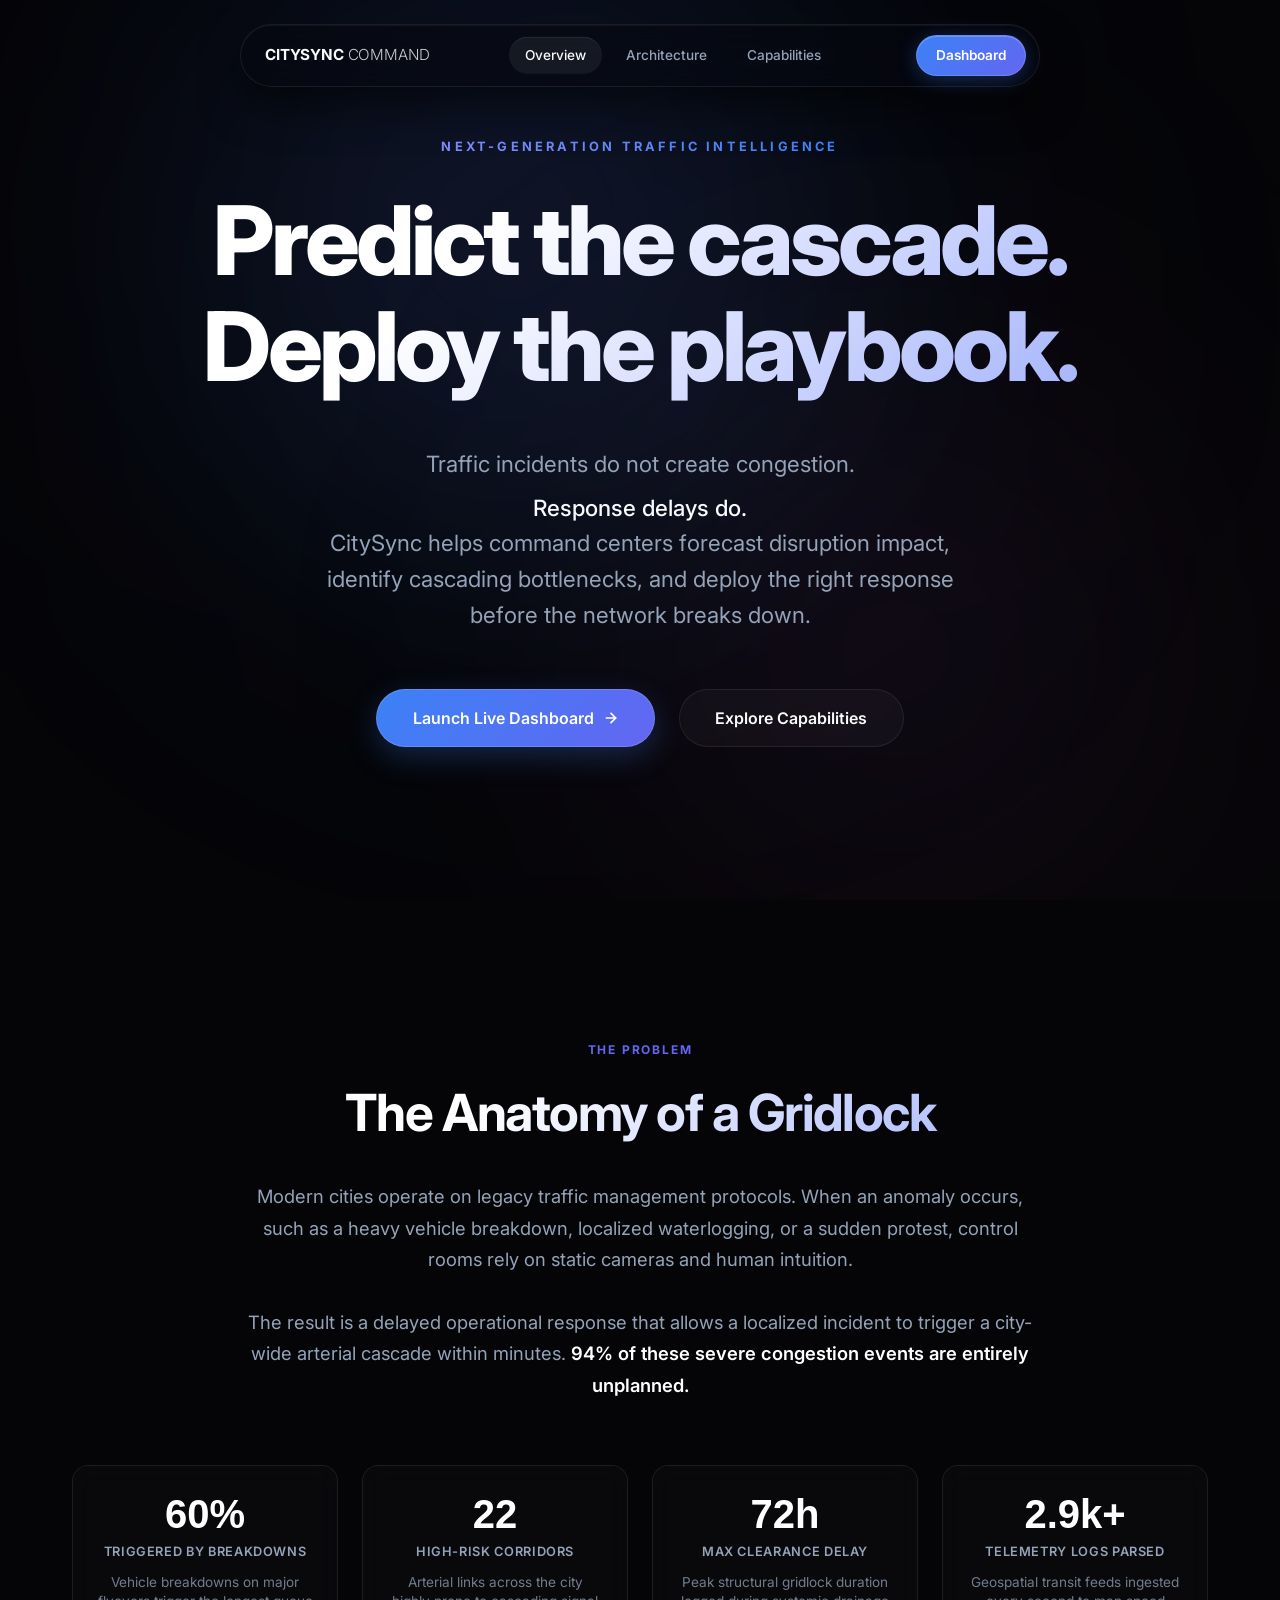
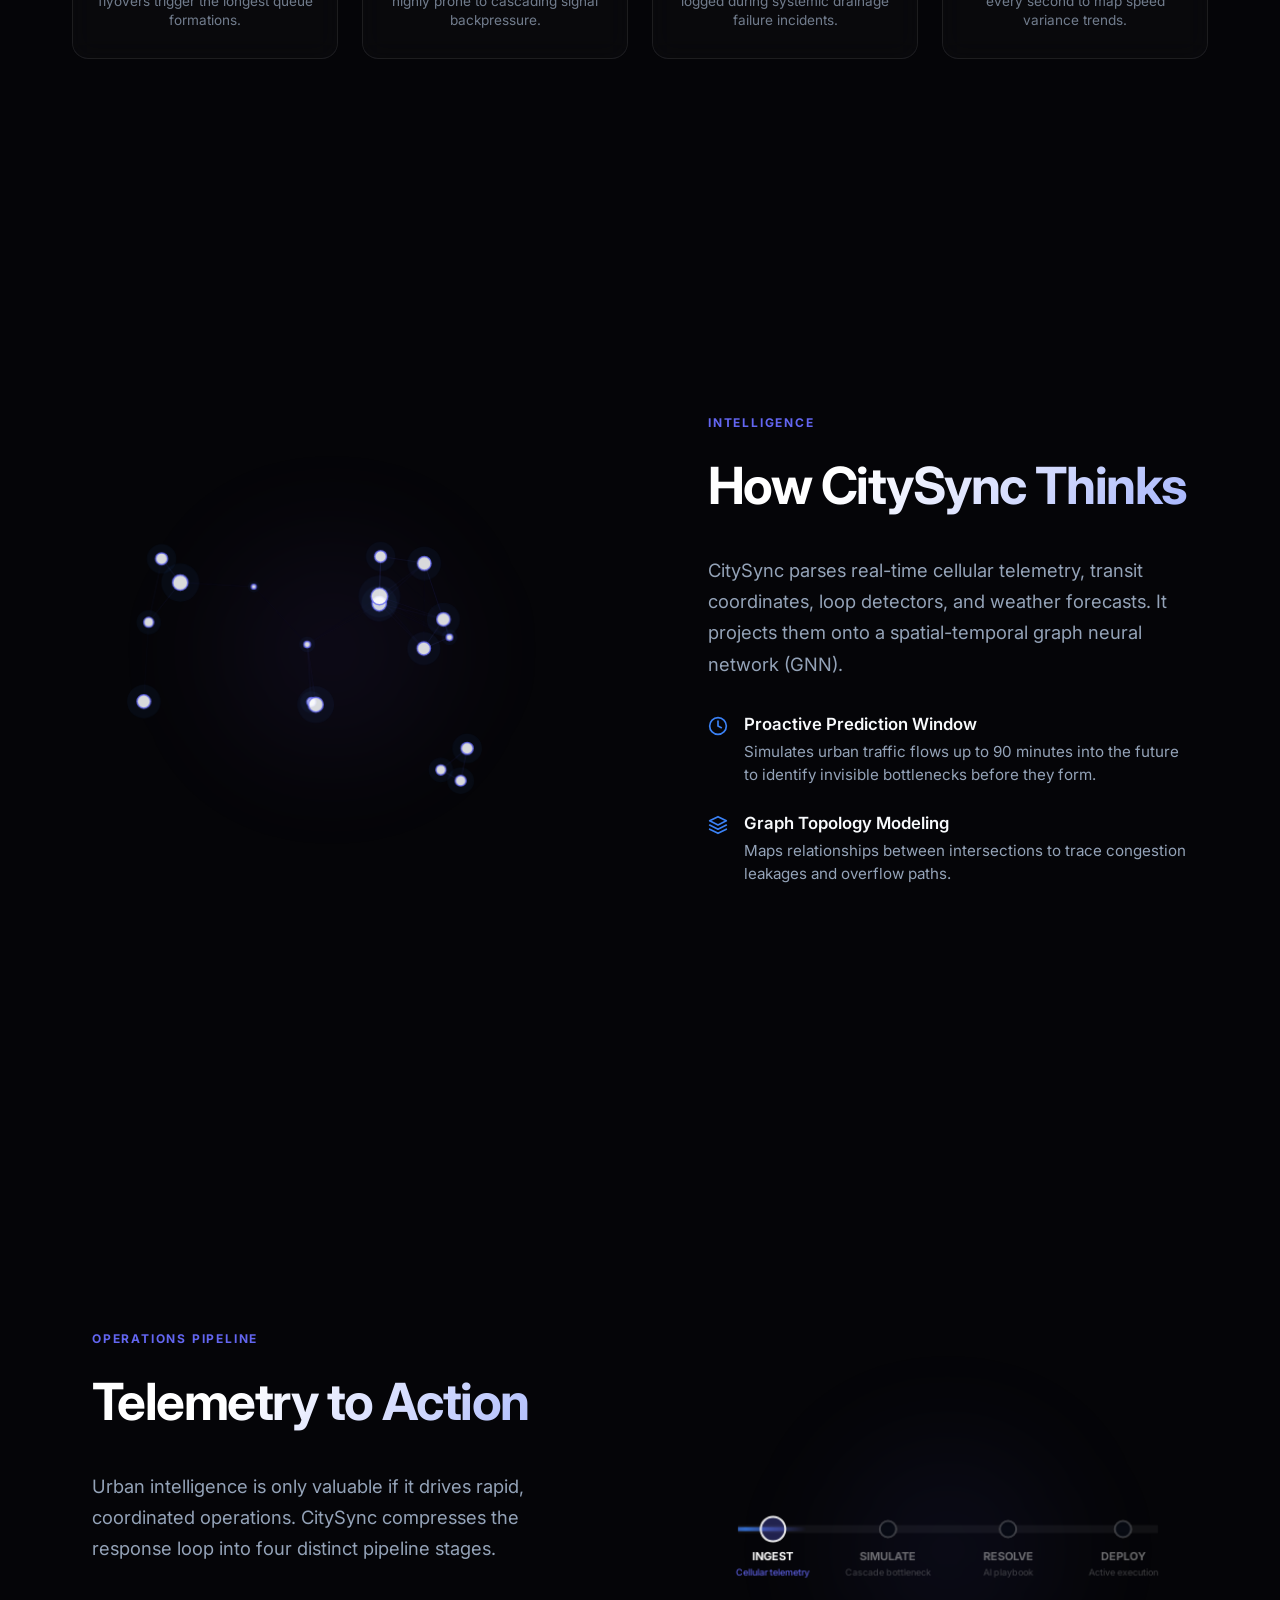
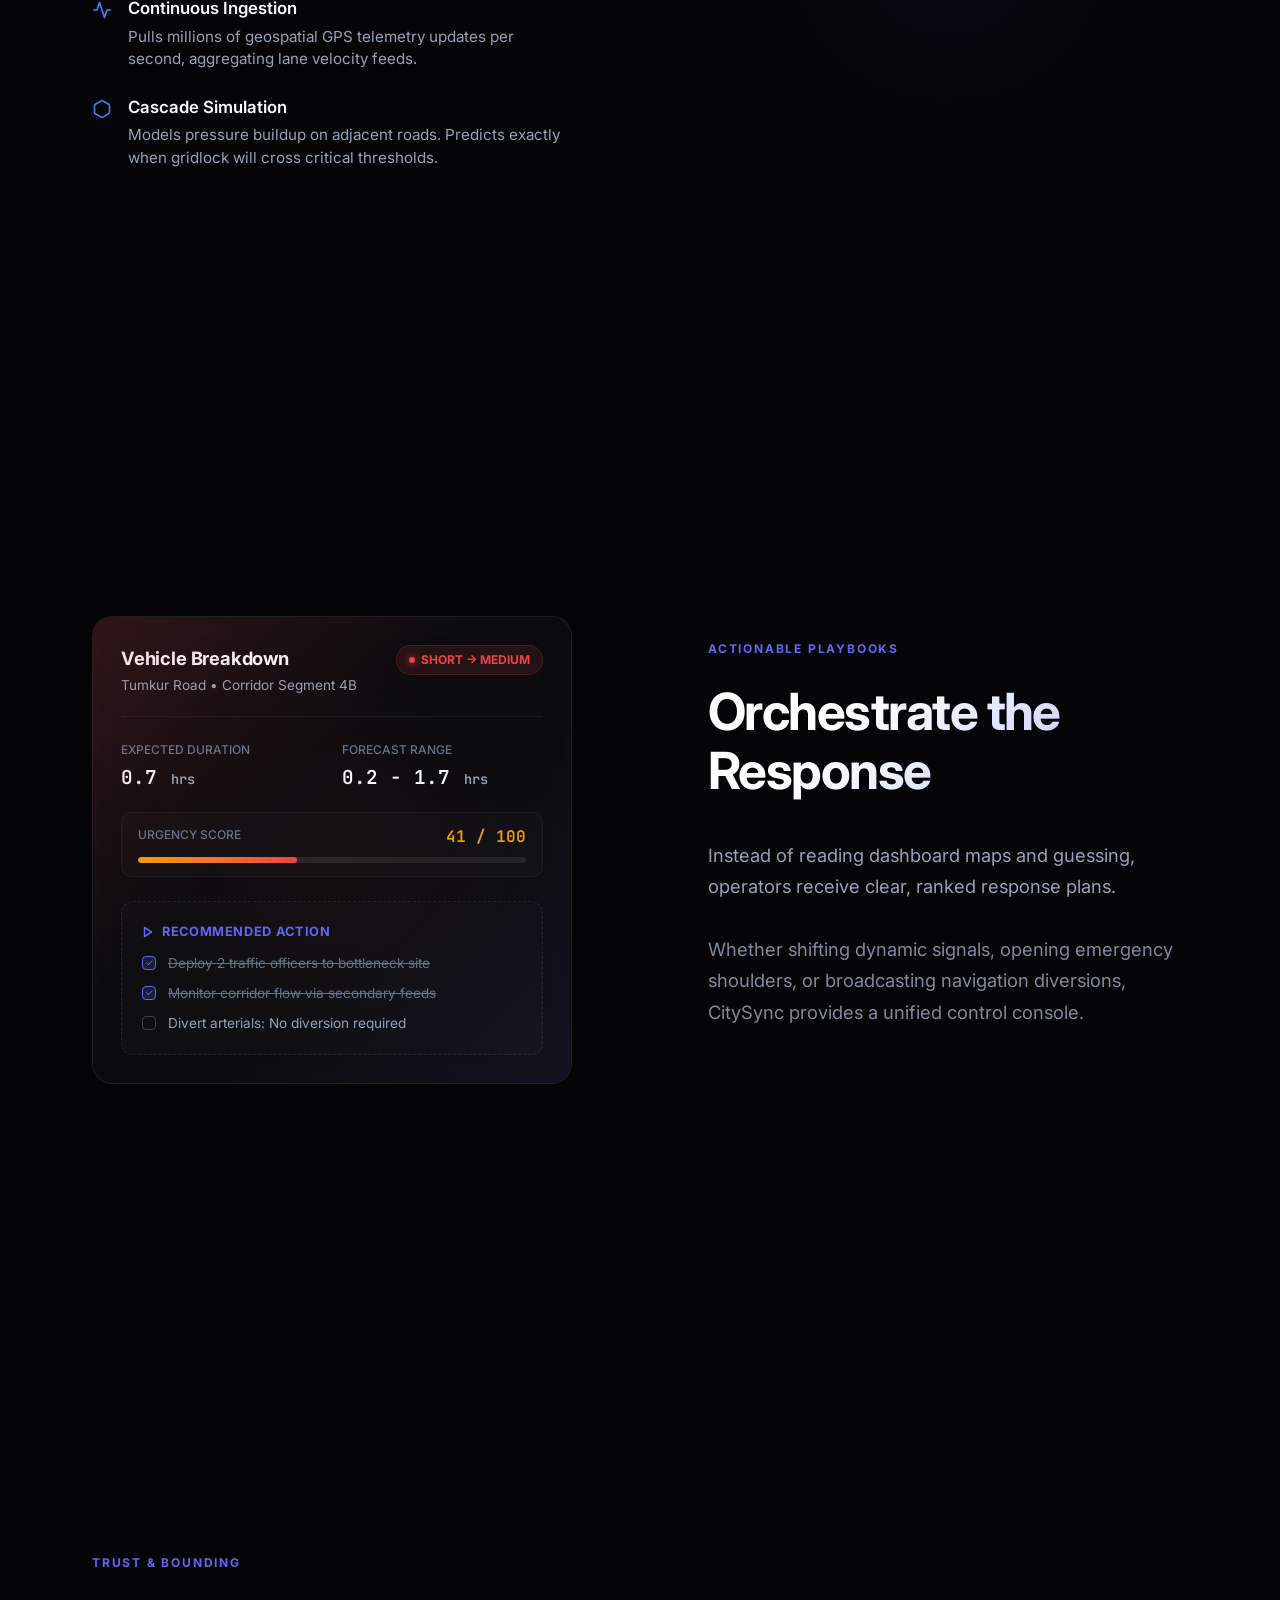
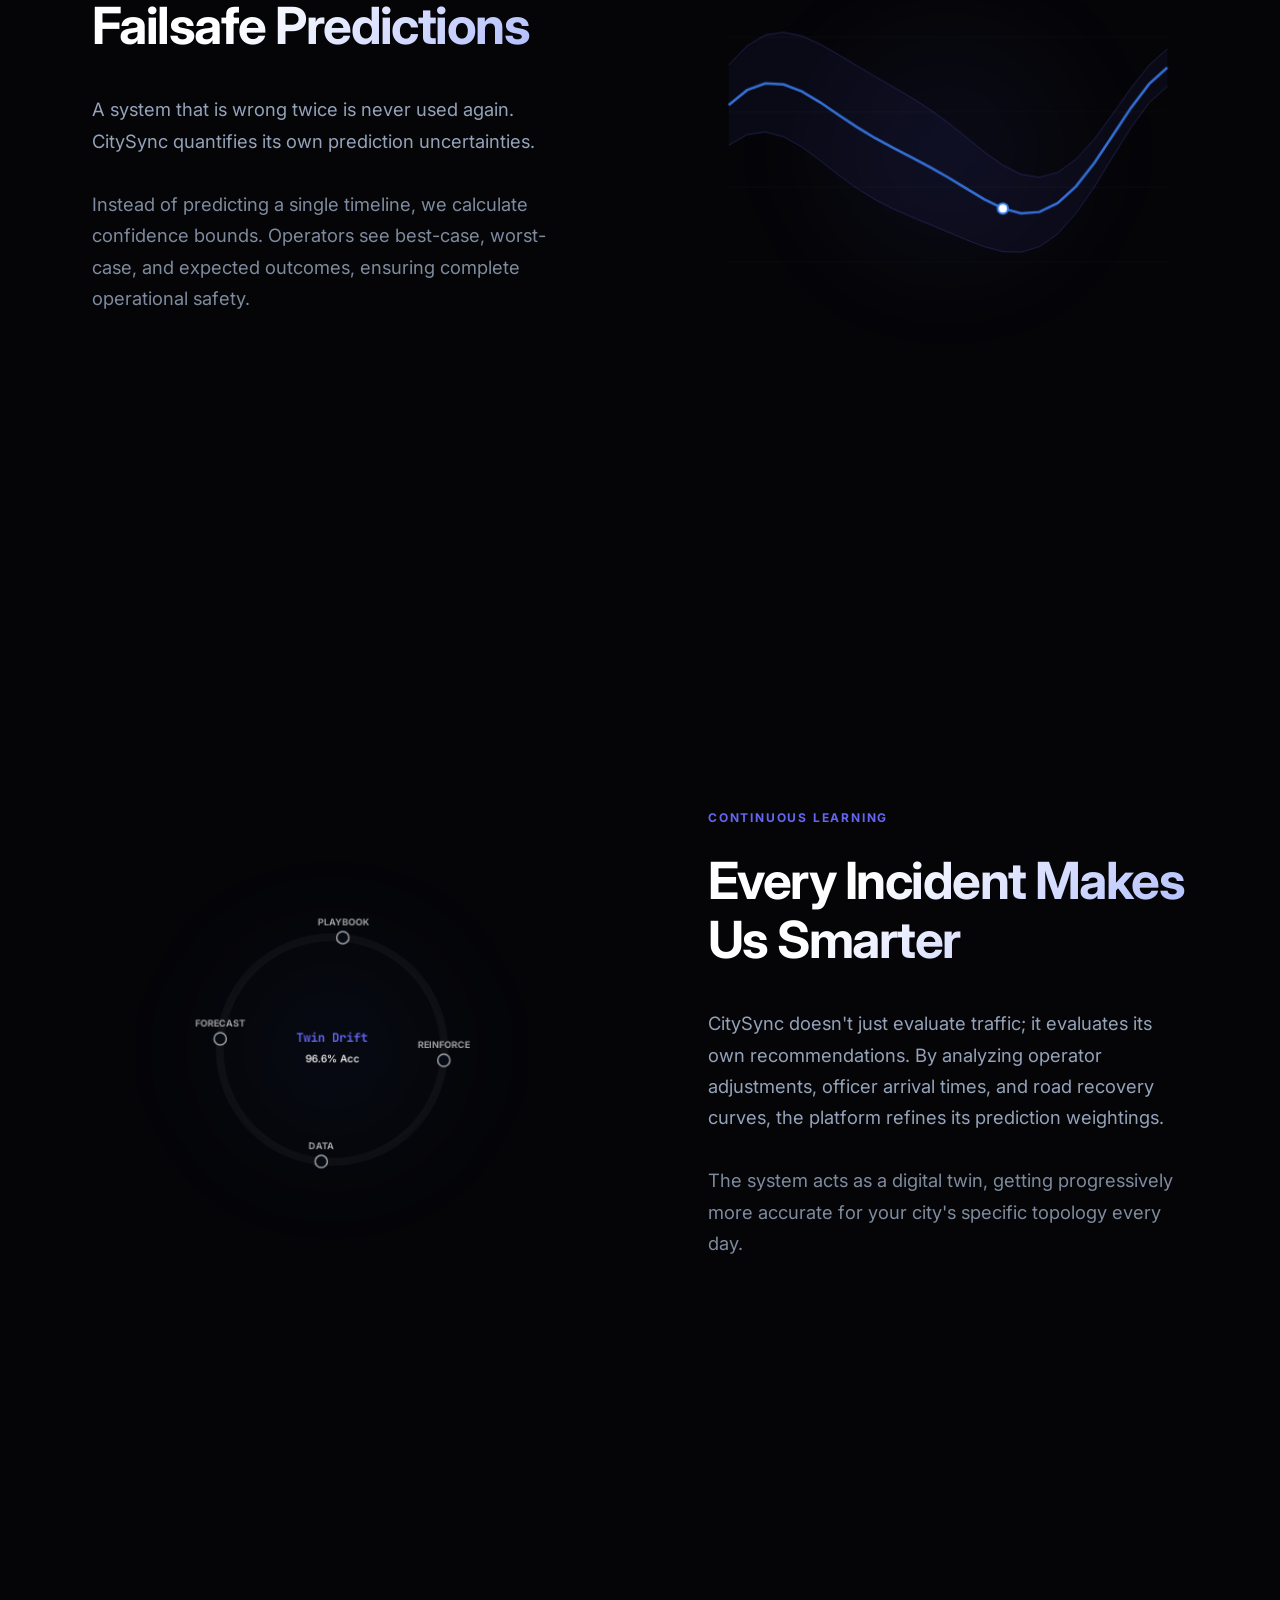
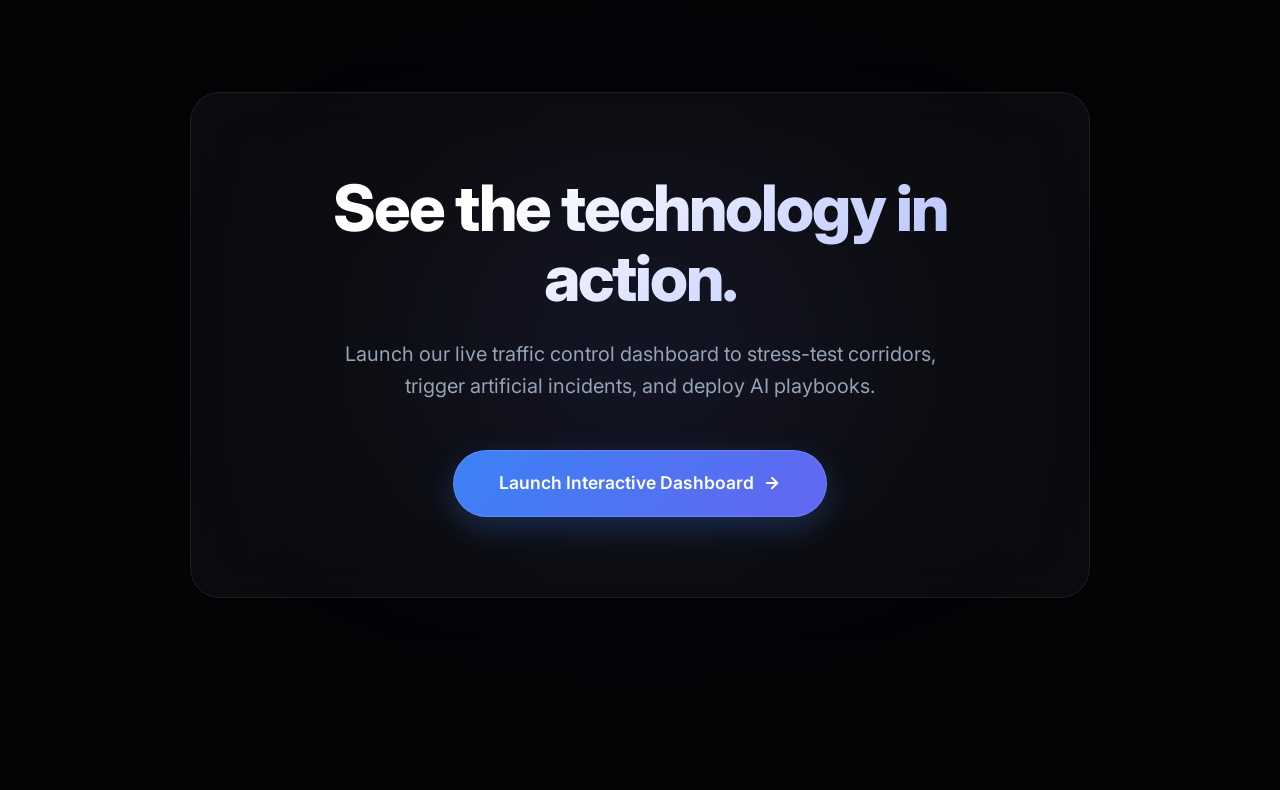
<file: index.html>
<!DOCTYPE html>
<html lang="en">
<head>
    <meta charset="UTF-8">
    <meta name="viewport" content="width=device-width, initial-scale=1.0">
    <title>CitySync Command | AI-Powered Traffic Operations Intelligence</title>
    
    <!-- Meta Tags for SEO -->
    <meta name="description" content="CitySync Command helps metropolitan traffic operations centers forecast cascading disruption impact, map bottlenecks, and deploy automated response playbooks before congestion spreads.">
    <meta name="keywords" content="traffic intelligence, urban mobility, predictive traffic control, smart city command, operations playbook, cascading congestion">
    
    <!-- Stylesheets -->
    <link rel="stylesheet" href="index.css">
    <style>
        /* ─── STATS GRID (Anatomy Section) ─── */
        .stats-grid-row { 
            display: grid; 
            grid-template-columns: repeat(4, 1fr); 
            gap: 1.5rem; 
        }
        @media (max-width: 968px) { .stats-grid-row { grid-template-columns: repeat(2, 1fr); } }
        @media (max-width: 576px) { .stats-grid-row { grid-template-columns: 1fr; } }

        .stat-card { 
            background: rgba(255, 255, 255, 0.02); 
            border: 1px solid rgba(255, 255, 255, 0.08); 
            padding: 1.75rem 1.5rem; 
            border-radius: 16px; 
            backdrop-filter: blur(12px);
            -webkit-backdrop-filter: blur(12px);
            text-align: center;
            transition: all 0.4s cubic-bezier(0.16, 1, 0.3, 1);
        }
        .stat-card:hover {
            transform: translateY(-5px);
            background: rgba(255, 255, 255, 0.04);
            border-color: rgba(99, 102, 241, 0.25);
            box-shadow: 0 12px 30px rgba(99, 102, 241, 0.06), inset 0 1px 0 rgba(255,255,255,0.08);
        }
        .stat-num { font-family: 'Space Grotesk', sans-serif; font-size: 2.5rem; font-weight: 700; color: white; line-height: 1; margin-bottom: 0.5rem; }
        .stat-label { font-size: 0.8rem; text-transform: uppercase; letter-spacing: 0.05em; color: #94a3b8; font-weight: 600; }
        .stat-desc { font-size: 0.85rem; color: var(--text-secondary); opacity: 0.75; line-height: 1.4; margin-top: 0.75rem; }
    </style>
</head>
<body>

    <!-- Ambient Gradients in Background -->
    <div class="bg-ambient-glows">
        <div class="glow-1"></div>
        <div class="glow-2"></div>
        <div class="glow-3"></div>
    </div>

    <!-- Floating Navigation Pill -->
    <div class="nav-wrapper">
        <nav class="floating-nav">
            <a href="#" class="nav-logo" id="nav-logo-link">
                <span>CITYSYNC <span style="font-weight: 300; opacity: 0.8;">COMMAND</span></span>
            </a>
            <div class="nav-links">
                <a href="#overview" class="nav-link active" id="lnk-overview">Overview</a>
                <a href="#intelligence" class="nav-link" id="lnk-architecture">Architecture</a>
                <a href="#capabilities" class="nav-link" id="lnk-capabilities">Capabilities</a>
            </div>
            <script>
                // Prevent flash of active overview tab if URL has hash on load
                (function() {
                    var hash = window.location.hash;
                    if (hash) {
                        var lnkOverview = document.getElementById('lnk-overview');
                        if (lnkOverview) lnkOverview.classList.remove('active');
                        var sectionToLinkMap = {
                            'overview': 'lnk-overview',
                            'problem': 'lnk-overview',
                            'intelligence': 'lnk-architecture',
                            'architecture': 'lnk-architecture',
                            'capabilities': 'lnk-capabilities',
                            'trust': 'lnk-capabilities',
                            'learning': 'lnk-capabilities'
                        };
                        var targetId = hash.substring(1);
                        var targetLinkId = sectionToLinkMap[targetId];
                        if (targetLinkId) {
                            var targetLink = document.getElementById(targetLinkId);
                            if (targetLink) targetLink.classList.add('active');
                        }
                    }
                })();
            </script>
            <a href="simulation.html" class="nav-btn" id="nav-launch-btn">Dashboard</a>
        </nav>
    </div>

    <!-- Hero Section -->
    <section class="hero-section" id="overview">
        <span class="hero-label">Next-Generation Traffic Intelligence</span>
        <h1 class="hero-headline text-gradient-primary">Predict the cascade.<br>Deploy the playbook.</h1>
        <p class="hero-supporting">
            Traffic incidents do not create congestion. <span>Response delays do.</span>
            CitySync helps command centers forecast disruption impact, identify cascading bottlenecks, and deploy the right response before the network breaks down.
        </p>
        <div class="hero-ctas">
            <a href="simulation.html" class="btn-primary" id="hero-cta-launch">
                Launch Live Dashboard
                <svg width="16" height="16" viewBox="0 0 24 24" fill="none" stroke="currentColor" stroke-width="2.5" stroke-linecap="round" stroke-linejoin="round"><line x1="5" y1="12" x2="19" y2="12"></line><polyline points="12 5 19 12 12 19"></polyline></svg>
            </a>
            <a href="#problem" class="btn-secondary" id="hero-cta-explore">Explore Capabilities</a>
        </div>
        
        <!-- Ripple Visual Container -->
        <div class="ripple-visualization-container">
            <canvas id="rippleCanvas" class="ripple-canvas"></canvas>
        </div>
    </section>

    <main class="container">
        
        <!-- Section 1: Problem -->
        <section class="story-section reveal" id="problem">
            <div style="width: 100%;">
                <div style="text-align: center; max-width: 800px; margin: 0 auto 4rem auto;">
                    <div class="section-tag" style="justify-content: center; display: flex;">The Problem</div>
                    <h2 class="section-title text-gradient-primary">The Anatomy of a Gridlock</h2>
                    <p class="section-desc">
                        Modern cities operate on legacy traffic management protocols. When an anomaly occurs, such as a heavy vehicle breakdown, localized waterlogging, or a sudden protest, control rooms rely on static cameras and human intuition.
                    </p>
                    <p class="section-desc">
                        The result is a delayed operational response that allows a localized incident to trigger a city-wide arterial cascade within minutes. <span style="color: white; font-weight: 600;">94% of these severe congestion events are entirely unplanned.</span>
                    </p>
                </div>

                <div class="stats-grid-row">
                    <div class="stat-card">
                        <div class="stat-num" data-target="60" data-suffix="%">0%</div>
                        <div class="stat-label">Triggered by Breakdowns</div>
                        <p class="stat-desc">Vehicle breakdowns on major flyovers trigger the longest queue formations.</p>
                    </div>
                    <div class="stat-card">
                        <div class="stat-num" data-target="22" data-suffix="">0</div>
                        <div class="stat-label">High-Risk Corridors</div>
                        <p class="stat-desc">Arterial links across the city highly prone to cascading signal backpressure.</p>
                    </div>
                    <div class="stat-card">
                        <div class="stat-num" data-target="72" data-suffix="h">0h</div>
                        <div class="stat-label">Max Clearance Delay</div>
                        <p class="stat-desc">Peak structural gridlock duration logged during systemic drainage failure incidents.</p>
                    </div>
                    <div class="stat-card">
                        <div class="stat-num" data-target="2.9" data-suffix="k+" data-step="0.1">0.0k+</div>
                        <div class="stat-label">Telemetry Logs Parsed</div>
                        <p class="stat-desc">Geospatial transit feeds ingested every second to map speed variance trends.</p>
                    </div>
                </div>
            </div>
        </section>

        <!-- Section 2: Intelligence -->
        <section class="story-section reveal" id="intelligence">
            <div class="section-grid reverse">
                <div class="text-block">
                    <div class="section-tag">Intelligence</div>
                    <h2 class="section-title text-gradient-primary">How CitySync Thinks</h2>
                    <p class="section-desc">
                        CitySync parses real-time cellular telemetry, transit coordinates, loop detectors, and weather forecasts. It projects them onto a spatial-temporal graph neural network (GNN).
                    </p>
                    <div class="section-list">
                        <div class="section-list-item">
                            <div class="list-icon">
                                <svg width="20" height="20" viewBox="0 0 24 24" fill="none" stroke="currentColor" stroke-width="2" stroke-linecap="round" stroke-linejoin="round"><circle cx="12" cy="12" r="10"></circle><polyline points="12 6 12 12 16 14"></polyline></svg>
                            </div>
                            <div class="list-text">
                                <h4>Proactive Prediction Window</h4>
                                <p>Simulates urban traffic flows up to 90 minutes into the future to identify invisible bottlenecks before they form.</p>
                            </div>
                        </div>
                        <div class="section-list-item">
                            <div class="list-icon">
                                <svg width="20" height="20" viewBox="0 0 24 24" fill="none" stroke="currentColor" stroke-width="2" stroke-linecap="round" stroke-linejoin="round"><polygon points="12 2 2 7 12 12 22 7 12 2"></polygon><polyline points="2 17 12 22 22 17"></polyline><polyline points="2 12 12 17 22 12"></polyline></svg>
                            </div>
                            <div class="list-text">
                                <h4>Graph Topology Modeling</h4>
                                <p>Maps relationships between intersections to trace congestion leakages and overflow paths.</p>
                            </div>
                        </div>
                    </div>
                </div>
                <div class="visual-block">
                    <div class="visual-glow-background" style="background: radial-gradient(circle, rgba(139, 92, 246, 0.08) 0%, transparent 70%);"></div>
                    <div class="visual-canvas-container">
                        <canvas id="neuralCanvas" style="width: 100%; height: 100%; display: block;"></canvas>
                    </div>
                </div>
            </div>
        </section>

        <!-- Section 3: Pipeline -->
        <section class="story-section reveal" id="architecture">
            <div class="section-grid">
                <div class="text-block">
                    <div class="section-tag">Operations Pipeline</div>
                    <h2 class="section-title text-gradient-primary">Telemetry to Action</h2>
                    <p class="section-desc">
                        Urban intelligence is only valuable if it drives rapid, coordinated operations. CitySync compresses the response loop into four distinct pipeline stages.
                    </p>
                    <div class="section-list">
                        <div class="section-list-item">
                            <div class="list-icon">
                                <svg width="20" height="20" viewBox="0 0 24 24" fill="none" stroke="currentColor" stroke-width="2" stroke-linecap="round" stroke-linejoin="round"><polyline points="22 12 18 12 15 21 9 3 6 12 2 12"></polyline></svg>
                            </div>
                            <div class="list-text">
                                <h4>Continuous Ingestion</h4>
                                <p>Pulls millions of geospatial GPS telemetry updates per second, aggregating lane velocity feeds.</p>
                            </div>
                        </div>
                        <div class="section-list-item">
                            <div class="list-icon">
                                <svg width="20" height="20" viewBox="0 0 24 24" fill="none" stroke="currentColor" stroke-width="2" stroke-linecap="round" stroke-linejoin="round"><path d="M21 16V8a2 2 0 0 0-1-1.73l-7-4a2 2 0 0 0-2 0l-7 4A2 2 0 0 0 3 8v8a2 2 0 0 0 1 1.73l7 4a2 2 0 0 0 2 0l7-4A2 2 0 0 0 21 16z"></path></svg>
                            </div>
                            <div class="list-text">
                                <h4>Cascade Simulation</h4>
                                <p>Models pressure buildup on adjacent roads. Predicts exactly when gridlock will cross critical thresholds.</p>
                            </div>
                        </div>
                    </div>
                </div>
                <div class="visual-block">
                    <div class="visual-glow-background"></div>
                    <div class="visual-canvas-container">
                        <canvas id="pipelineCanvas" style="width: 100%; height: 100%; display: block;"></canvas>
                    </div>
                </div>
            </div>
        </section>

        <!-- Section 4: Action -->
        <section class="story-section reveal" id="capabilities">
            <div class="section-grid reverse">
                <div class="text-block">
                    <div class="section-tag">Actionable Playbooks</div>
                    <h2 class="section-title text-gradient-primary">Orchestrate the Response</h2>
                    <p class="section-desc">
                        Instead of reading dashboard maps and guessing, operators receive clear, ranked response plans. 
                    </p>
                    <p class="section-desc" style="opacity: 0.85;">
                        Whether shifting dynamic signals, opening emergency shoulders, or broadcasting navigation diversions, CitySync provides a unified control console.
                    </p>
                </div>
                <div class="visual-block">
                    <div class="visual-glow-background" style="background: radial-gradient(circle, rgba(239, 68, 68, 0.05) 0%, transparent 70%);"></div>
                    <div class="incident-showcase-wrapper">
                        <!-- Premium Operational Card -->
                        <div class="glass-panel incident-card">
                            <div class="card-glowing-edge"></div>
                            
                            <div class="card-header">
                                <div class="card-title-group">
                                    <h3>Vehicle Breakdown</h3>
                                    <p>Tumkur Road • Corridor Segment 4B</p>
                                </div>
                                <div class="severity-indicator">
                                    <div class="indicator-pulse"></div>
                                    <span>SHORT → MEDIUM</span>
                                </div>
                            </div>
                            
                            <div class="metrics-grid">
                                <div class="metric-item">
                                    <span class="metric-label">EXPECTED DURATION</span>
                                    <span class="metric-val">0.7 <span>hrs</span></span>
                                </div>
                                <div class="metric-item">
                                    <span class="metric-label">FORECAST RANGE</span>
                                    <span class="metric-val">0.2 - 1.7 <span>hrs</span></span>
                                </div>
                                <div class="metric-item urgency-container">
                                    <div class="urgency-header">
                                        <span class="metric-label">URGENCY SCORE</span>
                                        <span class="metric-val" style="font-size: 1rem; color: var(--accent-amber);">41 / 100</span>
                                    </div>
                                    <div class="urgency-bar-track">
                                        <div class="urgency-bar-fill"></div>
                                    </div>
                                </div>
                            </div>
                            
                            <div class="playbook-container">
                                <div class="playbook-header">
                                    <svg width="12" height="12" viewBox="0 0 24 24" fill="none" stroke="currentColor" stroke-width="3" stroke-linecap="round" stroke-linejoin="round"><polygon points="5 3 19 12 5 21 5 3"></polygon></svg>
                                    <span>Recommended Action</span>
                                </div>
                                <ul class="playbook-actions">
                                    <li class="playbook-action-item completed">
                                        <div class="action-checkbox">✓</div>
                                        <span>Deploy 2 traffic officers to bottleneck site</span>
                                    </li>
                                    <li class="playbook-action-item completed">
                                        <div class="action-checkbox">✓</div>
                                        <span>Monitor corridor flow via secondary feeds</span>
                                    </li>
                                    <li class="playbook-action-item">
                                        <div class="action-checkbox"></div>
                                        <span>Divert arterials: No diversion required</span>
                                    </li>
                                </ul>
                            </div>
                        </div>
                    </div>
                </div>
            </div>
        </section>

        <!-- Section 5: Trust -->
        <section class="story-section reveal" id="trust">
            <div class="section-grid">
                <div class="text-block">
                    <div class="section-tag">Trust & Bounding</div>
                    <h2 class="section-title text-gradient-primary">Failsafe Predictions</h2>
                    <p class="section-desc">
                        A system that is wrong twice is never used again. CitySync quantifies its own prediction uncertainties. 
                    </p>
                    <p class="section-desc" style="opacity: 0.85;">
                        Instead of predicting a single timeline, we calculate confidence bounds. Operators see best-case, worst-case, and expected outcomes, ensuring complete operational safety.
                    </p>
                </div>
                <div class="visual-block">
                    <div class="visual-glow-background"></div>
                    <div class="visual-canvas-container">
                        <canvas id="confidenceCanvas" style="width: 100%; height: 100%; display: block;"></canvas>
                    </div>
                </div>
            </div>
        </section>

        <!-- Section 6: Learning -->
        <section class="story-section reveal" id="learning">
            <div class="section-grid reverse">
                <div class="text-block">
                    <div class="section-tag">Continuous Learning</div>
                    <h2 class="section-title text-gradient-primary">Every Incident Makes Us Smarter</h2>
                    <p class="section-desc">
                        CitySync doesn't just evaluate traffic; it evaluates its own recommendations. By analyzing operator adjustments, officer arrival times, and road recovery curves, the platform refines its prediction weightings.
                    </p>
                    <p class="section-desc" style="opacity: 0.85;">
                        The system acts as a digital twin, getting progressively more accurate for your city's specific topology every day.
                    </p>
                </div>
                <div class="visual-block">
                    <div class="visual-glow-background" style="background: radial-gradient(circle, rgba(59, 130, 246, 0.06) 0%, transparent 70%);"></div>
                    <div class="visual-canvas-container">
                        <canvas id="learningCanvas" style="width: 100%; height: 100%; display: block;"></canvas>
                    </div>
                </div>
            </div>
        </section>

        <!-- Live Dashboard CTA Section -->
        <section class="simulation-cta-section reveal">
            <div class="cta-glow-bg"></div>
            <div class="glass-panel cta-box">
                <h2 class="text-gradient-primary">See the technology in action.</h2>
                <p>Launch our live traffic control dashboard to stress-test corridors, trigger artificial incidents, and deploy AI playbooks.</p>
                <a href="simulation.html" class="btn-primary" style="font-size: 1.1rem; padding: 1.2rem 2.8rem;" id="cta-box-launch">
                    Launch Interactive Dashboard
                    <svg width="18" height="18" viewBox="0 0 24 24" fill="none" stroke="currentColor" stroke-width="2.5" stroke-linecap="round" stroke-linejoin="round"><line x1="5" y1="12" x2="19" y2="12"></line><polyline points="12 5 19 12 12 19"></polyline></svg>
                </a>
            </div>
        </section>

    </main>

    <!-- Scripts -->
    <script src="index.js"></script>
</body>
</html>
</file>
<file: index.css>
@import url('https://fonts.googleapis.com/css2?family=Inter:wght@300;400;500;600;700;800&family=JetBrains+Mono:wght@400;500;700&display=swap');

:root {
    --bg-base: #050508;
    --bg-layer-1: #070b14;
    --bg-layer-2: #090f1f;
    --text-primary: #f8fafc;
    --text-secondary: #94a3b8;
    --text-muted: #64748b;
    --accent-blue: #3b82f6;
    --accent-indigo: #6366f1;
    --accent-purple: #8b5cf6;
    --accent-red: #ef4444;
    --accent-amber: #f59e0b;
    --accent-emerald: #10b981;
    
    --font-sans: 'Inter', -apple-system, BlinkMacSystemFont, "Segoe UI", Roboto, sans-serif;
    --font-mono: 'JetBrains Mono', monospace;
    
    --glass-bg: rgba(255, 255, 255, 0.03);
    --glass-bg-hover: rgba(255, 255, 255, 0.06);
    --glass-border: rgba(255, 255, 255, 0.08);
    --glass-border-focus: rgba(255, 255, 255, 0.15);
    --glass-blur: blur(24px);
    
    --transition-smooth: all 0.4s cubic-bezier(0.16, 1, 0.3, 1);
    --transition-fast: all 0.2s ease;
}

* {
    margin: 0;
    padding: 0;
    box-sizing: border-box;
    -webkit-font-smoothing: antialiased;
    -moz-osx-font-smoothing: grayscale;
}

html {
    width: 100%;
    overflow-x: hidden;
    overflow-y: auto;
    scroll-behavior: smooth;
}

body {
    width: 100%;
    background-color: var(--bg-base);
    color: var(--text-primary);
    font-family: var(--font-sans);
    line-height: 1.5;
}

/* Background Gradients */
.bg-ambient-glows {
    position: fixed;
    top: 0;
    left: 0;
    width: 100vw;
    height: 100vh;
    z-index: -1;
    pointer-events: none;
    overflow: hidden;
}

.glow-1 {
    position: absolute;
    top: -25%;
    left: 5%;
    width: 70vw;
    height: 70vw;
    background: radial-gradient(circle, rgba(99, 102, 241, 0.14) 0%, rgba(59, 130, 246, 0.05) 50%, transparent 80%);
    border-radius: 50%;
    filter: blur(120px);
    animation: floatGlow 25s infinite alternate ease-in-out;
}

.glow-2 {
    position: absolute;
    bottom: -15%;
    right: 0%;
    width: 60vw;
    height: 60vw;
    background: radial-gradient(circle, rgba(139, 92, 246, 0.12) 0%, rgba(239, 68, 68, 0.04) 50%, transparent 80%);
    border-radius: 50%;
    filter: blur(140px);
    animation: floatGlow 30s infinite alternate-reverse ease-in-out;
}

.glow-3 {
    position: absolute;
    top: 35%;
    left: 45%;
    transform: translate(-50%, -50%);
    width: 80vw;
    height: 50vw;
    background: radial-gradient(circle, rgba(6, 182, 212, 0.08) 0%, rgba(99, 102, 241, 0.03) 60%, transparent 80%);
    border-radius: 50%;
    filter: blur(160px);
}

@keyframes floatGlow {
    0% { transform: translate(0, 0) scale(1); }
    100% { transform: translate(4% , 5%) scale(1.1); }
}

/* Custom Scrollbar */
::-webkit-scrollbar {
    width: 8px;
    height: 8px;
}
::-webkit-scrollbar-track {
    background: var(--bg-base);
}
::-webkit-scrollbar-thumb {
    background: rgba(255, 255, 255, 0.1);
    border-radius: 4px;
}
::-webkit-scrollbar-thumb:hover {
    background: rgba(255, 255, 255, 0.2);
}

/* Glassmorphism Class */
.glass-panel {
    background: var(--glass-bg);
    border: 1px solid var(--glass-border);
    backdrop-filter: var(--glass-blur);
    -webkit-backdrop-filter: var(--glass-blur);
    border-radius: 16px;
    box-shadow: 0 8px 32px 0 rgba(0, 0, 0, 0.4);
    transition: var(--transition-smooth);
}

.glass-panel:hover {
    background: var(--glass-bg-hover);
    border-color: rgba(255, 255, 255, 0.12);
}

/* Typography & Text */
.text-gradient-primary {
    background: linear-gradient(135deg, #ffffff 30%, #a5b4fc 100%);
    -webkit-background-clip: text;
    -webkit-text-fill-color: transparent;
}

.text-gradient-accent {
    background: linear-gradient(135deg, #60a5fa 0%, #a78bfa 50%, #f472b6 100%);
    -webkit-background-clip: text;
    -webkit-text-fill-color: transparent;
}

/* Layout Elements */
.container {
    max-width: 1200px;
    margin: 0 auto;
    padding: 0 2rem;
}

/* Navigation */
.nav-wrapper {
    position: fixed;
    top: 1.5rem;
    left: 50%;
    transform: translateX(-50%);
    z-index: 1000;
    width: 90%;
    max-width: 800px;
    pointer-events: none;
}

.floating-nav {
    pointer-events: auto;
    display: flex;
    align-items: center;
    justify-content: space-between;
    padding: 0.6rem 0.8rem 0.6rem 1.5rem;
    border-radius: 100px;
    background: rgba(5, 7, 15, 0.6);
    border: 1px solid rgba(255, 255, 255, 0.08);
    backdrop-filter: blur(20px);
    -webkit-backdrop-filter: blur(20px);
    box-shadow: 0 20px 40px rgba(0,0,0,0.5), inset 0 1px 0 rgba(255,255,255,0.05);
}

.nav-logo {
    display: flex;
    align-items: center;
    gap: 0.5rem;
    font-weight: 700;
    font-size: 0.95rem;
    letter-spacing: -0.01em;
    color: var(--text-primary);
    text-decoration: none;
}

.logo-dot {
    width: 8px;
    height: 8px;
    border-radius: 50%;
    background: var(--accent-indigo);
    box-shadow: 0 0 10px var(--accent-indigo);
    animation: logoPulse 2s infinite alternate;
}

@keyframes logoPulse {
    0% { transform: scale(1); opacity: 0.8; }
    100% { transform: scale(1.3); opacity: 1; box-shadow: 0 0 15px var(--accent-indigo); }
}

.nav-links {
    display: flex;
    align-items: center;
    gap: 0.5rem;
    position: relative;
}

.nav-link {
    color: var(--text-secondary);
    text-decoration: none;
    font-size: 0.85rem;
    font-weight: 500;
    padding: 0.5rem 1rem;
    border-radius: 100px;
    transition: color 0.25s ease;
    position: relative;
    z-index: 2;
}

.nav-link:hover {
    color: var(--text-primary);
}

.nav-link.active {
    color: var(--text-primary);
}

/* Fallback default background if JS indicator isn't loaded */
.nav-links:not(.has-indicator) .nav-link.active {
    background: rgba(255, 255, 255, 0.06);
    box-shadow: inset 0 1px 0 rgba(255, 255, 255, 0.08), 0 0 15px rgba(255, 255, 255, 0.02);
}

/* Dynamic sliding pill indicator */
.nav-indicator-pill {
    position: absolute;
    background: rgba(255, 255, 255, 0.06);
    box-shadow: inset 0 1px 0 rgba(255, 255, 255, 0.08), 0 0 15px rgba(255, 255, 255, 0.02);
    border-radius: 100px;
    transition: left 0.38s cubic-bezier(0.25, 1, 0.5, 1), width 0.38s cubic-bezier(0.25, 1, 0.5, 1), opacity 0.25s ease;
    z-index: 1;
    pointer-events: none;
    top: 50%;
    transform: translateY(-50%);
    opacity: 0;
}

.nav-btn {
    text-decoration: none;
    font-size: 0.85rem;
    font-weight: 600;
    padding: 0.6rem 1.2rem;
    border-radius: 100px;
    background: linear-gradient(135deg, var(--accent-blue) 0%, var(--accent-indigo) 100%);
    color: white;
    border: 1px solid rgba(255, 255, 255, 0.15);
    box-shadow: 0 4px 20px rgba(59, 130, 246, 0.3), inset 0 1px 0 rgba(255, 255, 255, 0.2);
    transition: var(--transition-fast);
    position: relative;
    overflow: hidden;
}

.nav-btn::after {
    content: '';
    position: absolute;
    top: 0;
    left: -150%;
    width: 50%;
    height: 100%;
    background: linear-gradient(90deg, transparent, rgba(255, 255, 255, 0.25), transparent);
    transform: skewX(-20deg);
    transition: 0.75s;
}

.nav-btn:hover {
    transform: translateY(-1px);
    box-shadow: 0 6px 25px rgba(59, 130, 246, 0.4), inset 0 1px 0 rgba(255, 255, 255, 0.3);
}

.nav-btn:hover::after {
    left: 150%;
    transition: 0.75s;
}

/* Hero Section */
.hero-section {
    position: relative;
    min-height: 100vh;
    display: flex;
    flex-direction: column;
    justify-content: center;
    align-items: center;
    text-align: center;
    padding: 8rem 2rem 4rem 2rem;
    overflow: hidden;
}

.hero-label {
    font-size: 0.8rem;
    font-weight: 700;
    letter-spacing: 0.25em;
    color: var(--accent-indigo);
    margin-bottom: 2rem;
    text-transform: uppercase;
    display: inline-block;
    background: linear-gradient(90deg, #818cf8, #3b82f6);
    -webkit-background-clip: text;
    -webkit-text-fill-color: transparent;
}

.hero-headline {
    font-size: clamp(3rem, 7.5vw, 6.5rem);
    font-weight: 800;
    line-height: 1.1;
    letter-spacing: -0.04em;
    margin-bottom: 2rem;
    max-width: 1100px;
    padding-bottom: 0.15em;
}

.hero-supporting {
    font-size: clamp(1.1rem, 2vw, 1.4rem);
    color: var(--text-secondary);
    max-width: 700px;
    line-height: 1.6;
    font-weight: 400;
    margin-bottom: 3.5rem;
}

.hero-supporting span {
    display: block;
    color: var(--text-primary);
    font-weight: 500;
    margin-top: 0.5rem;
}

.hero-ctas {
    display: flex;
    gap: 1.5rem;
    align-items: center;
    justify-content: center;
    margin-bottom: 5rem;
    z-index: 10;
}

.btn-primary {
    display: inline-flex;
    align-items: center;
    gap: 0.6rem;
    text-decoration: none;
    font-size: 1rem;
    font-weight: 600;
    padding: 1rem 2.2rem;
    border-radius: 100px;
    background: linear-gradient(135deg, var(--accent-blue) 0%, var(--accent-indigo) 100%);
    color: white;
    border: 1px solid rgba(255, 255, 255, 0.15);
    box-shadow: 0 10px 30px rgba(59, 130, 246, 0.25);
    transition: var(--transition-smooth);
    position: relative;
    overflow: hidden;
}

.btn-primary::after {
    content: '';
    position: absolute;
    top: 0;
    left: -150%;
    width: 50%;
    height: 100%;
    background: linear-gradient(90deg, transparent, rgba(255, 255, 255, 0.25), transparent);
    transform: skewX(-20deg);
    transition: 0.75s;
}

.btn-primary:hover {
    transform: translateY(-2px);
    box-shadow: 0 15px 35px rgba(59, 130, 246, 0.35);
}

.btn-primary:hover::after {
    left: 150%;
    transition: 0.75s;
}

.btn-secondary {
    display: inline-flex;
    align-items: center;
    gap: 0.6rem;
    text-decoration: none;
    font-size: 1rem;
    font-weight: 600;
    padding: 1rem 2.2rem;
    border-radius: 100px;
    background: rgba(255, 255, 255, 0.03);
    color: var(--text-primary);
    border: 1px solid rgba(255, 255, 255, 0.08);
    transition: var(--transition-smooth);
}

.btn-secondary:hover {
    background: rgba(255, 255, 255, 0.07);
    border-color: rgba(255, 255, 255, 0.15);
    transform: translateY(-2px);
}

.ripple-visualization-container {
    position: absolute;
    bottom: -15%;
    left: 50%;
    transform: translateX(-50%);
    width: 100%;
    max-width: 1200px;
    height: 450px;
    z-index: 1;
    pointer-events: none;
    mask-image: linear-gradient(to top, black 30%, transparent 100%);
    -webkit-mask-image: linear-gradient(to top, black 30%, transparent 100%);
}

.ripple-canvas {
    width: 100%;
    height: 100%;
}

/* Storytelling Sections */
.story-section {
    min-height: 100vh;
    padding: 8rem 0;
    display: flex;
    align-items: center;
    position: relative;
}

.section-grid {
    display: grid;
    grid-template-columns: 1fr 1fr;
    gap: 6rem;
    align-items: center;
    width: 100%;
}

.section-grid.reverse .visual-block {
    order: -1;
}

.text-block {
    width: 100%;
    max-width: 480px;
    margin: 0 auto;
}

.section-tag {
    font-size: 0.75rem;
    font-weight: 700;
    letter-spacing: 0.15em;
    color: var(--accent-indigo);
    text-transform: uppercase;
    margin-bottom: 1.5rem;
}

.section-title {
    font-size: clamp(2.2rem, 4vw, 3.5rem);
    font-weight: 700;
    line-height: 1.15;
    letter-spacing: -0.03em;
    margin-bottom: 2rem;
    padding-bottom: 0.15em;
}

.section-desc {
    font-size: 1.15rem;
    color: var(--text-secondary);
    line-height: 1.7;
    margin-bottom: 2rem;
}

.section-list {
    list-style: none;
    display: grid;
    gap: 1.5rem;
}

.section-list-item {
    display: flex;
    align-items: flex-start;
    gap: 1rem;
}

.list-icon {
    margin-top: 0.25rem;
    color: var(--accent-blue);
    flex-shrink: 0;
}

.list-text h4 {
    font-weight: 600;
    font-size: 1.05rem;
    margin-bottom: 0.25rem;
    color: var(--text-primary);
}

.list-text p {
    font-size: 0.95rem;
    color: var(--text-secondary);
    line-height: 1.5;
}

/* Visual Block Containers */
.visual-block {
    position: relative;
    width: 100%;
    max-width: 500px;
    aspect-ratio: 4/3;
    display: flex;
    align-items: center;
    justify-content: center;
    margin: 0 auto;
}

.visual-glow-background {
    position: absolute;
    width: 80%;
    height: 80%;
    border-radius: 50%;
    background: radial-gradient(circle, rgba(99, 102, 241, 0.08) 0%, transparent 70%);
    filter: blur(40px);
    z-index: 0;
}

.visual-canvas-container {
    width: 100%;
    height: 100%;
    position: relative;
    z-index: 1;
}

/* Premium Command Incident Card */
.incident-showcase-wrapper {
    width: 100%;
    max-width: 480px;
    z-index: 10;
}

.incident-card {
    border-radius: 20px;
    padding: 1.75rem;
    overflow: hidden;
    position: relative;
    transition: var(--transition-smooth);
}

.incident-card:hover {
    transform: translateY(-4px) scale(1.01);
    background: rgba(255, 255, 255, 0.05);
    border-color: rgba(99, 102, 241, 0.2);
    box-shadow: 0 25px 60px rgba(0, 0, 0, 0.5), 0 0 30px rgba(99, 102, 241, 0.05);
}

.card-glowing-edge {
    position: absolute;
    top: 0;
    left: 0;
    width: 100%;
    height: 100%;
    border-radius: inherit;
    pointer-events: none;
    background: linear-gradient(135deg, rgba(239, 68, 68, 0.2) 0%, transparent 40%, transparent 60%, rgba(99, 102, 241, 0.1) 100%);
    opacity: 0.8;
}

.card-header {
    display: flex;
    justify-content: space-between;
    align-items: flex-start;
    border-bottom: 1px solid rgba(255, 255, 255, 0.06);
    padding-bottom: 1.25rem;
    margin-bottom: 1.5rem;
}

.card-title-group h3 {
    font-size: 1.15rem;
    font-weight: 700;
    letter-spacing: -0.01em;
}

.card-title-group p {
    font-size: 0.85rem;
    color: var(--text-secondary);
    margin-top: 0.15rem;
}

.severity-indicator {
    display: flex;
    align-items: center;
    gap: 0.4rem;
    font-size: 0.75rem;
    font-weight: 700;
    padding: 0.3rem 0.75rem;
    border-radius: 100px;
    background: rgba(239, 68, 68, 0.1);
    color: var(--accent-red);
    border: 1px solid rgba(239, 68, 68, 0.2);
}

.indicator-pulse {
    width: 6px;
    height: 6px;
    background: var(--accent-red);
    border-radius: 50%;
    box-shadow: 0 0 8px var(--accent-red);
    animation: indicatorPulse 1.5s infinite alternate;
}

@keyframes indicatorPulse {
    0% { transform: scale(1); opacity: 0.6; }
    100% { transform: scale(1.4); opacity: 1; }
}

.metrics-grid {
    display: grid;
    grid-template-columns: 1fr 1fr;
    gap: 1.25rem;
    margin-bottom: 1.5rem;
}

.metric-item {
    display: flex;
    flex-direction: column;
}

.metric-label {
    font-size: 0.75rem;
    color: var(--text-muted);
    font-weight: 500;
    margin-bottom: 0.25rem;
}

.metric-val {
    font-family: var(--font-mono);
    font-size: 1.2rem;
    font-weight: 600;
    color: var(--text-primary);
}

.metric-val span {
    font-size: 0.85rem;
    color: var(--text-secondary);
    margin-left: 0.1rem;
}

.urgency-container {
    grid-column: span 2;
    background: rgba(255, 255, 255, 0.02);
    border: 1px solid rgba(255, 255, 255, 0.04);
    border-radius: 10px;
    padding: 0.8rem 1rem;
}

.urgency-header {
    display: flex;
    justify-content: space-between;
    align-items: center;
    margin-bottom: 0.5rem;
}

.urgency-bar-track {
    width: 100%;
    height: 6px;
    background: rgba(255, 255, 255, 0.08);
    border-radius: 3px;
    overflow: hidden;
}

.urgency-bar-fill {
    width: 41%;
    height: 100%;
    background: linear-gradient(90deg, var(--accent-amber), var(--accent-red));
    border-radius: 3px;
    box-shadow: 0 0 10px rgba(245, 158, 11, 0.3);
}

.playbook-container {
    background: rgba(255, 255, 255, 0.015);
    border: 1px dashed rgba(255, 255, 255, 0.08);
    border-radius: 12px;
    padding: 1.25rem;
}

.playbook-header {
    display: flex;
    align-items: center;
    gap: 0.5rem;
    font-size: 0.8rem;
    font-weight: 700;
    letter-spacing: 0.05em;
    color: var(--accent-indigo);
    text-transform: uppercase;
    margin-bottom: 0.75rem;
}

.playbook-actions {
    list-style: none;
    display: grid;
    gap: 0.6rem;
}

.playbook-action-item {
    display: flex;
    align-items: center;
    gap: 0.75rem;
    font-size: 0.85rem;
    color: var(--text-secondary);
}

.action-checkbox {
    width: 14px;
    height: 14px;
    border-radius: 4px;
    border: 1px solid rgba(255, 255, 255, 0.2);
    display: flex;
    align-items: center;
    justify-content: center;
    color: var(--accent-indigo);
    font-size: 0.6rem;
}

.playbook-action-item.completed .action-checkbox {
    background: rgba(99, 102, 241, 0.15);
    border-color: var(--accent-indigo);
}

.playbook-action-item.completed span {
    text-decoration: line-through;
    color: var(--text-muted);
}

/* Call to Action Section (Bottom) */
.simulation-cta-section {
    position: relative;
    padding: 12rem 0;
    text-align: center;
    overflow: hidden;
}

.cta-glow-bg {
    position: absolute;
    top: 50%;
    left: 50%;
    transform: translate(-50%, -50%);
    width: 800px;
    height: 400px;
    background: radial-gradient(circle, rgba(99, 102, 241, 0.12) 0%, rgba(59, 130, 246, 0.02) 60%, transparent 100%);
    filter: blur(80px);
    z-index: 0;
    pointer-events: none;
}

.cta-box {
    max-width: 900px;
    margin: 0 auto;
    padding: 5rem 3rem;
    border-radius: 30px;
    position: relative;
    z-index: 10;
}

.cta-box h2 {
    font-size: clamp(2.2rem, 5vw, 4rem);
    font-weight: 800;
    letter-spacing: -0.03em;
    line-height: 1.1;
    margin-bottom: 1.5rem;
}

.cta-box p {
    font-size: 1.25rem;
    color: var(--text-secondary);
    max-width: 600px;
    margin: 0 auto 3rem auto;
    line-height: 1.6;
}

/* Scroll Animation Reveal Classes */
.reveal {
    opacity: 0;
    transform: translateY(30px) scale(0.98);
    transition: opacity 1s cubic-bezier(0.16, 1, 0.3, 1), transform 1s cubic-bezier(0.16, 1, 0.3, 1);
}

.reveal.active {
    opacity: 1;
    transform: translateY(0) scale(1);
}

/* Responsive Scaling */
@media (max-width: 968px) {
    .section-grid {
        grid-template-columns: 1fr;
        gap: 4rem;
    }
    
    .section-grid.reverse .visual-block {
        order: 0;
    }
    
    .story-section {
        padding: 5rem 0;
    }
    
    .nav-links {
        display: none;
    }
    
    .floating-nav {
        padding: 0.6rem 1rem;
    }
}

@media (max-width: 576px) {
    .hero-headline {
        font-size: 2.8rem;
    }
    
    .hero-ctas {
        flex-direction: column;
        width: 100%;
        max-width: 320px;
        margin-left: auto;
        margin-right: auto;
    }
    
    .hero-ctas a {
        width: 100%;
        justify-content: center;
    }
    
    .cta-box {
        padding: 3rem 1.5rem;
    }
}

/* Traffic SVG Illustrations & Animations */
.traffic-illustration-svg {
    user-select: none;
}

@keyframes svgPulse {
    0% { transform: scale(0.9); opacity: 0.9; }
    100% { transform: scale(1.6); opacity: 0; }
}
.svg-pulse {
    transform-origin: 280px 150px;
    animation: svgPulse 2s cubic-bezier(0.16, 1, 0.3, 1) infinite;
}

@keyframes svgFlowEast {
    0% { transform: translateX(-40px); }
    100% { transform: translateX(80px); }
}
.svg-car-flow-east-fast {
    animation: svgFlowEast 3.5s linear infinite;
}
.svg-car-flow-east-fast-delayed {
    animation: svgFlowEast 3.5s linear infinite;
    animation-delay: -1.75s;
}

@keyframes svgFlowSouth {
    0% { transform: translateY(-50px); }
    100% { transform: translateY(180px); }
}
.svg-car-flow-south-fast {
    animation: svgFlowSouth 5s linear infinite;
}

@keyframes svgCrawl {
    0% { transform: translateX(-8px); }
    100% { transform: translateX(4px); }
}
.svg-car-crawl {
    animation: svgCrawl 6s ease-in-out infinite alternate;
}
.svg-car-crawl-2 {
    animation: svgCrawl 6s ease-in-out infinite alternate;
    animation-delay: -2s;
}
.svg-car-crawl-3 {
    animation: svgCrawl 6s ease-in-out infinite alternate;
    animation-delay: -4s;
}

@keyframes svgCrawlV {
    0% { transform: translateY(-5px); }
    100% { transform: translateY(5px); }
}
.svg-car-crawl-v {
    animation: svgCrawlV 5s ease-in-out infinite alternate;
}
.svg-car-crawl-v-2 {
    animation: svgCrawlV 5s ease-in-out infinite alternate;
    animation-delay: -2.5s;
}

@keyframes svgDivertCrawl {
    0% { transform: translateX(-30px); }
    100% { transform: translateX(70px); }
}
.svg-car-divert-crawl {
    animation: svgDivertCrawl 8s linear infinite;
}
.svg-car-divert-crawl-delayed {
    animation: svgDivertCrawl 8s linear infinite;
    animation-delay: -4s;
}
</file>
